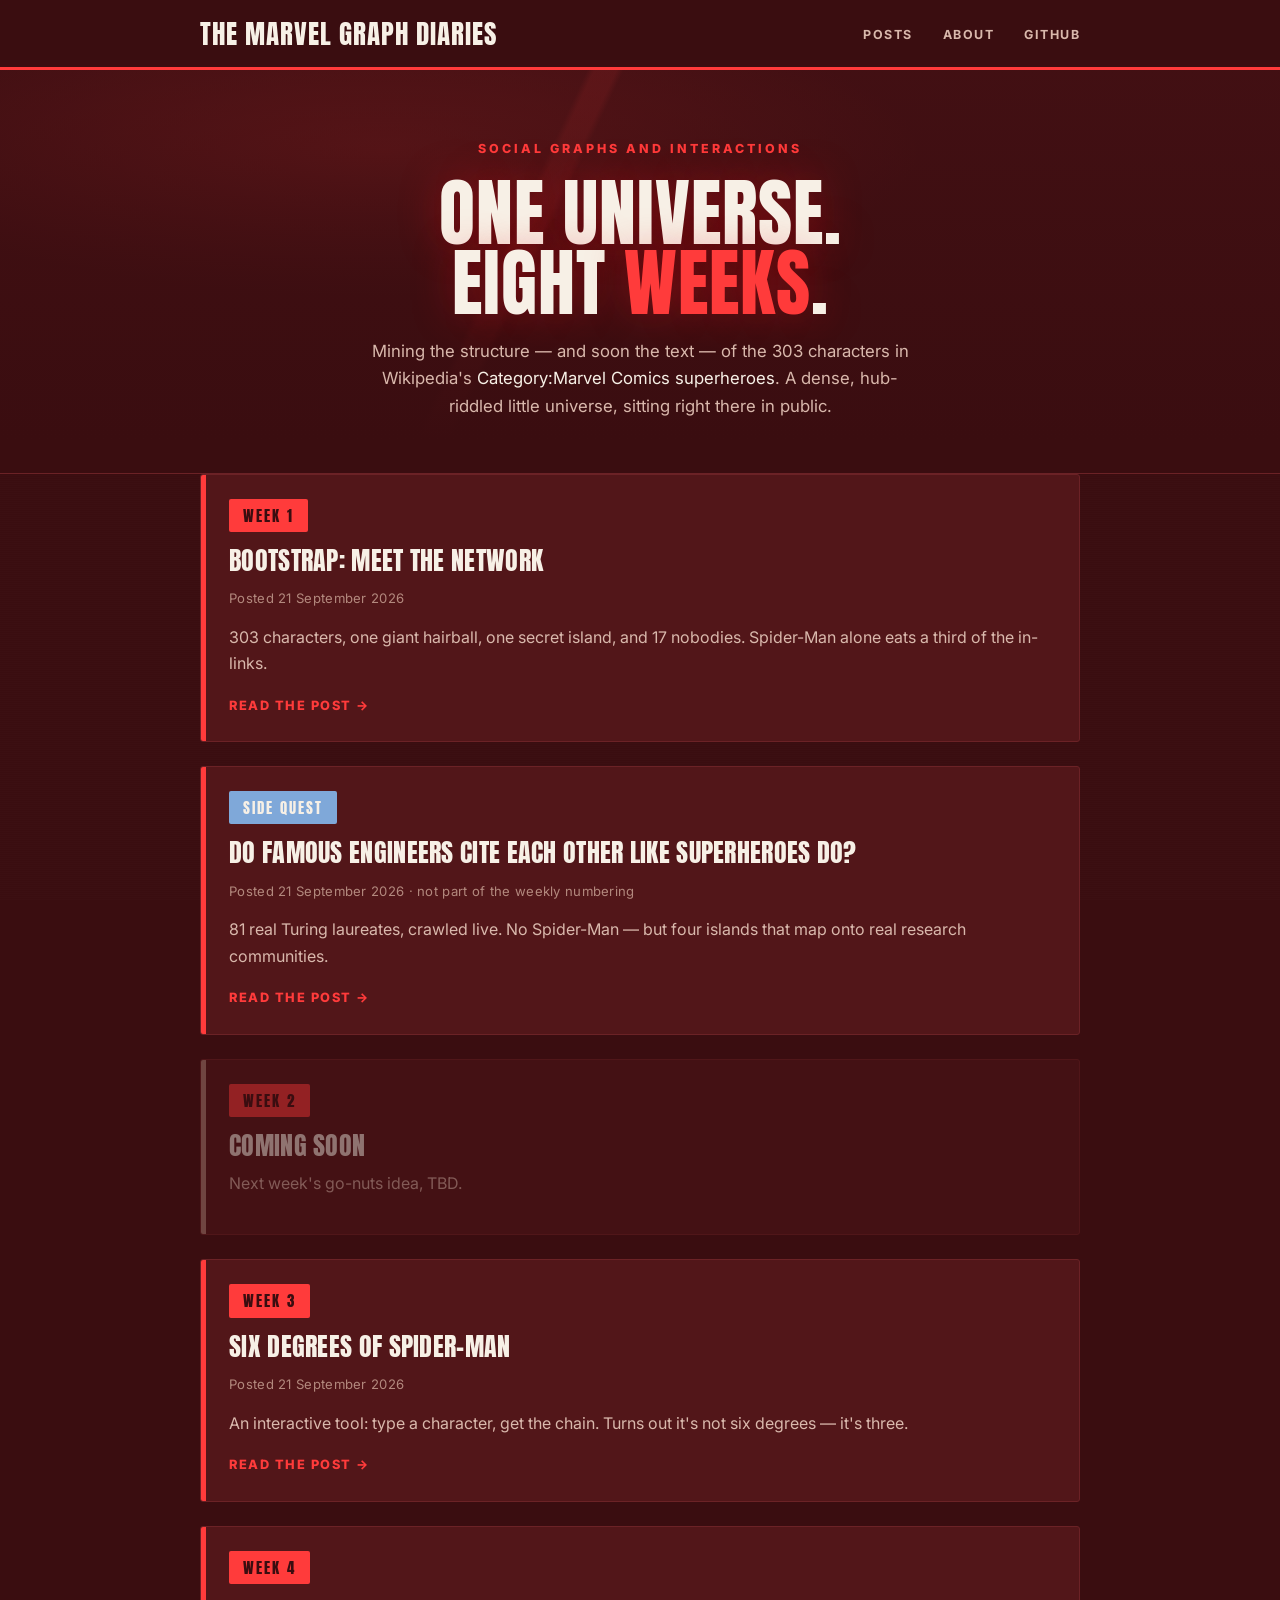
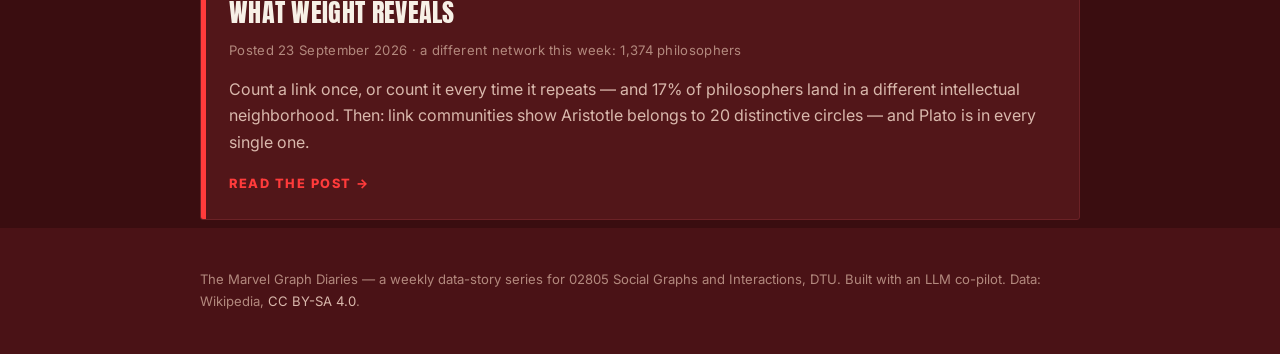
<file: docs/index.html>
<!DOCTYPE html>
<html lang="en">
<head>
<meta charset="UTF-8">
<meta name="viewport" content="width=device-width, initial-scale=1.0">
<title>The Marvel Graph Diaries</title>
<meta name="description" content="A weekly interactive data story mining the network of Wikipedia's Marvel Comics superheroes, for 02805 Social Graphs and Interactions.">
<link rel="icon" href="data:image/svg+xml,<svg xmlns=%22http://www.w3.org/2000/svg%22 viewBox=%220 0 100 100%22><text y=%22.9em%22 font-size=%2290%22>🕸️</text></svg>">
<link rel="stylesheet" href="assets/css/style.css">
</head>
<body>

<header class="masthead">
  <div class="wrap">
    <p class="site-title"><a href="index.html">The Marvel Graph Diaries</a></p>
    <nav class="site-nav">
      <a href="index.html">Posts</a>
      <a href="about.html">About</a>
      <a href="https://github.com/TSimona08/social-graph-interactions" target="_blank" rel="noopener">GitHub</a>
    </nav>
  </div>
</header>

<div class="hero">
  <div class="wrap">
    <span class="eyebrow">Social Graphs and Interactions</span>
    <h1 class="hero-title">One Universe.<br>Eight <span class="accent">Weeks</span>.</h1>
    <p class="tagline">Mining the structure — and soon the text — of the 303 characters in Wikipedia's <em>Category:Marvel Comics superheroes</em>. A dense, hub-riddled little universe, sitting right there in public.</p>
  </div>
</div>

<main class="wrap">

  <ul class="post-list">

    <li class="post-card">
      <div class="card-body">
        <span class="week-badge">WEEK 1</span>
        <h2><a href="posts/week1.html">Bootstrap: meet the network</a></h2>
        <p class="meta">Posted 21 September 2026</p>
        <p class="excerpt">303 characters, one giant hairball, one secret island, and 17 nobodies. Spider-Man alone eats a third of the in-links.</p>
        <a class="read-more" href="posts/week1.html">Read the post →</a>
      </div>
    </li>

    <li class="post-card">
      <div class="card-body">
        <span class="week-badge bonus">SIDE QUEST</span>
        <h2><a href="posts/bonus-turing.html">Do famous engineers cite each other like superheroes do?</a></h2>
        <p class="meta">Posted 21 September 2026 · not part of the weekly numbering</p>
        <p class="excerpt">81 real Turing laureates, crawled live. No Spider-Man — but four islands that map onto real research communities.</p>
        <a class="read-more" href="posts/bonus-turing.html">Read the post →</a>
      </div>
    </li>

    <li class="post-card coming-soon">
      <div class="card-body">
        <span class="week-badge">WEEK 2</span>
        <h2>Coming soon</h2>
        <p class="excerpt">Next week's go-nuts idea, TBD.</p>
      </div>
    </li>

    <li class="post-card">
      <div class="card-body">
        <span class="week-badge">WEEK 3</span>
        <h2><a href="posts/week3.html">Six degrees of Spider-Man</a></h2>
        <p class="meta">Posted 21 September 2026</p>
        <p class="excerpt">An interactive tool: type a character, get the chain. Turns out it's not six degrees — it's three.</p>
        <a class="read-more" href="posts/week3.html">Read the post →</a>
      </div>
    </li>

    <li class="post-card">
      <div class="card-body">
        <span class="week-badge">WEEK 4</span>
        <h2><a href="posts/week4.html">What weight reveals</a></h2>
        <p class="meta">Posted 23 September 2026 · a different network this week: 1,374 philosophers</p>
        <p class="excerpt">Count a link once, or count it every time it repeats — and 17% of philosophers land in a different intellectual neighborhood. Then: link communities show Aristotle belongs to 20 distinctive circles — and Plato is in every single one.</p>
        <a class="read-more" href="posts/week4.html">Read the post →</a>
      </div>
    </li>

  </ul>

</main>

<footer>
  <div class="wrap">
    <p>The Marvel Graph Diaries — a weekly data-story series for 02805 Social Graphs and Interactions, DTU.
    Built with an LLM co-pilot. Data: Wikipedia, <a href="https://creativecommons.org/licenses/by-sa/4.0/" target="_blank" rel="noopener">CC BY-SA 4.0</a>.</p>
  </div>
</footer>

</body>
</html>
</file>
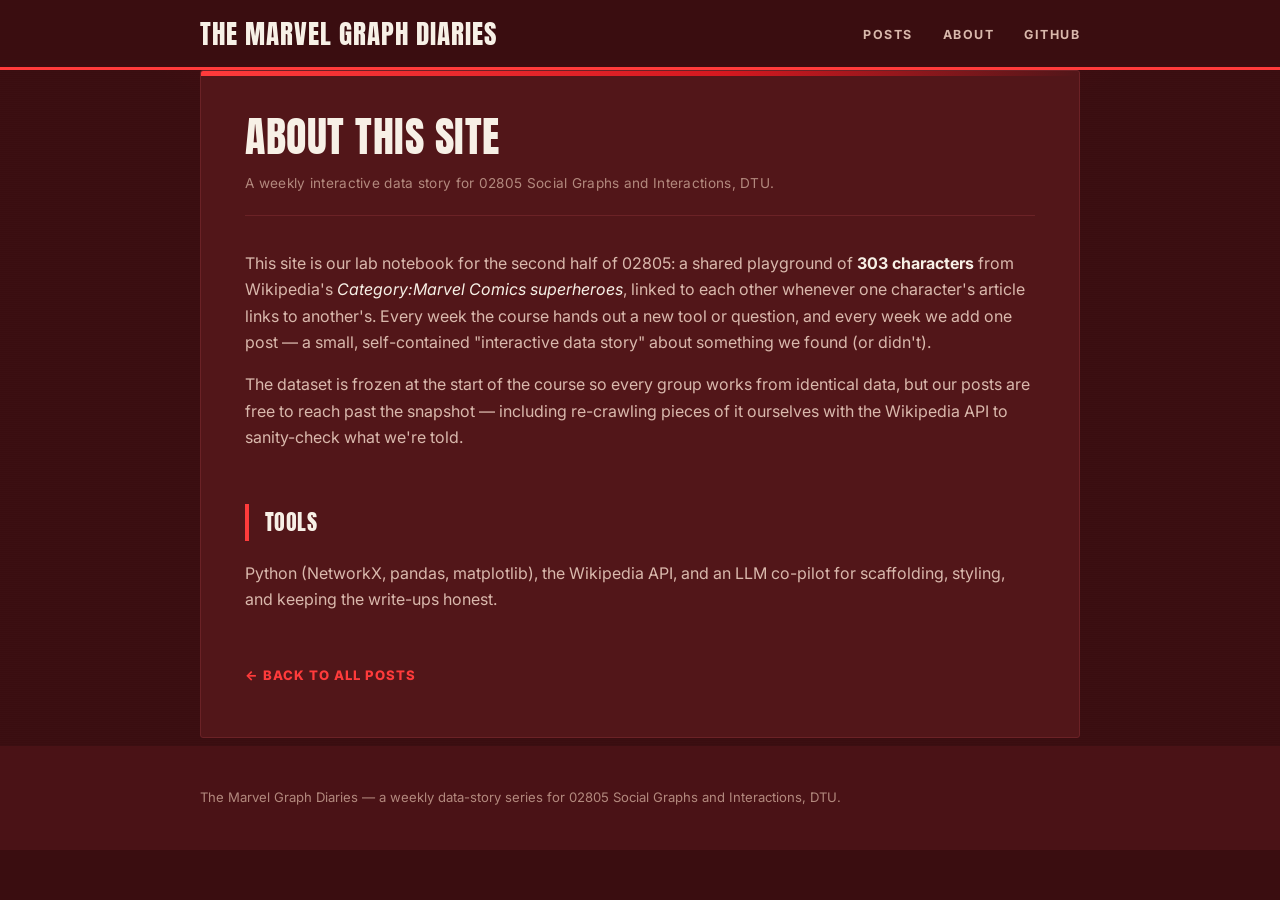
<file: docs/about.html>
<!DOCTYPE html>
<html lang="en">
<head>
<meta charset="UTF-8">
<meta name="viewport" content="width=device-width, initial-scale=1.0">
<title>About — The Marvel Graph Diaries</title>
<link rel="icon" href="data:image/svg+xml,<svg xmlns=%22http://www.w3.org/2000/svg%22 viewBox=%220 0 100 100%22><text y=%22.9em%22 font-size=%2290%22>🕸️</text></svg>">
<link rel="stylesheet" href="assets/css/style.css">
</head>
<body>

<header class="masthead">
  <div class="wrap">
    <p class="site-title"><a href="index.html">The Marvel Graph Diaries</a></p>
    <nav class="site-nav">
      <a href="index.html">Posts</a>
      <a href="about.html">About</a>
      <a href="https://github.com/TSimona08/social-graph-interactions" target="_blank" rel="noopener">GitHub</a>
    </nav>
  </div>
</header>

<main class="wrap">
  <article class="post">
    <h1>About this site</h1>
    <p class="post-meta">A weekly interactive data story for 02805 Social Graphs and Interactions, DTU.</p>

    <p>
      This site is our lab notebook for the second half of 02805: a shared playground of
      <strong>303 characters</strong> from Wikipedia's <em>Category:Marvel Comics superheroes</em>,
      linked to each other whenever one character's article links to another's. Every week the
      course hands out a new tool or question, and every week we add one post — a small,
      self-contained "interactive data story" about something we found (or didn't).
    </p>

    <p>
      The dataset is frozen at the start of the course so every group works from identical data,
      but our posts are free to reach past the snapshot — including re-crawling pieces of it
      ourselves with the Wikipedia API to sanity-check what we're told.
    </p>

    <h2>Tools</h2>
    <p>
      Python (NetworkX, pandas, matplotlib), the Wikipedia API, and an LLM co-pilot for
      scaffolding, styling, and keeping the write-ups honest.
    </p>

    <a class="back-link" href="index.html">← Back to all posts</a>
  </article>
</main>

<footer>
  <div class="wrap">
    <p>The Marvel Graph Diaries — a weekly data-story series for 02805 Social Graphs and Interactions, DTU.</p>
  </div>
</footer>

</body>
</html>
</file>
<file: docs/assets/css/style.css>
/* The Marvel Graph Diaries — movie-poster theme */

@import url('https://fonts.googleapis.com/css2?family=Anton&family=Inter:wght@400;500;600;700;800&family=JetBrains+Mono:wght@400;600&display=swap');

:root {
  --maroon: #3a0d10;
  --maroon-soft: #4a1216;
  --panel: #521619;
  --line: #6b2226;
  --red: #ff3b3b;
  --red-deep: #d4181f;
  --white: #f7f0e6;
  --dim: #d9b8ac;
  --faint: #b3897e;
  --gold: #e0b45c;
  --steel: #7fa8d9;
  --max-width: 920px;
  --max-width-wide: 1180px;
}

* { box-sizing: border-box; }

html { background: var(--maroon); }

body {
  margin: 0;
  background: var(--maroon);
  color: var(--white);
  font-family: 'Inter', -apple-system, BlinkMacSystemFont, sans-serif;
  line-height: 1.65;
}

body {
  background-image:
    radial-gradient(ellipse 80% 50% at 50% -10%, rgba(224,17,26,0.18), transparent 60%),
    repeating-linear-gradient(0deg, rgba(255,255,255,0.015) 0px, transparent 1px, transparent 2px);
  background-attachment: fixed;
}

a { color: var(--red); text-decoration: none; }
a:hover { text-decoration: underline; }

.wrap {
  max-width: var(--max-width);
  margin: 0 auto;
  padding: 0 20px;
}

.wrap.wide {
  max-width: var(--max-width-wide);
}

/* ---- Header / masthead ---- */
.masthead {
  background: var(--maroon);
  border-bottom: 3px solid var(--red);
  padding: 20px 0;
  position: relative;
}
.masthead::after {
  content: '';
  position: absolute;
  left: 0; right: 0; bottom: -3px;
  height: 3px;
  background: linear-gradient(90deg, var(--red) 0%, transparent 70%);
}

.masthead .wrap {
  display: flex;
  align-items: center;
  justify-content: space-between;
  flex-wrap: wrap;
  gap: 10px;
}

.site-title {
  font-family: 'Anton', 'Inter', sans-serif;
  font-weight: 400;
  text-transform: uppercase;
  letter-spacing: 1px;
  font-size: 1.7rem;
  color: var(--white);
  margin: 0;
  line-height: 1;
}
.site-title a { color: inherit; text-decoration: none; }

.site-tagline { display: none; }

nav.site-nav a {
  color: var(--dim);
  margin-left: 26px;
  font-weight: 700;
  font-size: 0.78rem;
  text-transform: uppercase;
  letter-spacing: 1.5px;
}
nav.site-nav a:hover { color: var(--red); text-decoration: none; }

/* ---- Hero / poster band ---- */
.hero {
  background:
    linear-gradient(180deg, rgba(58,13,16,0.5) 0%, var(--maroon) 92%),
    linear-gradient(115deg, transparent 40%, rgba(255,59,59,0.22) 40.5%, rgba(255,59,59,0.22) 42%, transparent 42.5%),
    radial-gradient(ellipse 70% 60% at 30% 20%, rgba(255,59,59,0.28), transparent 60%),
    var(--maroon-soft);
  padding: 64px 0 52px;
  border-bottom: 1px solid var(--line);
  text-align: center;
}
.hero .eyebrow {
  display: inline-block;
  color: var(--red);
  font-weight: 800;
  font-size: 0.78rem;
  letter-spacing: 3px;
  text-transform: uppercase;
  margin-bottom: 18px;
}
.hero h1.hero-title {
  font-family: 'Anton', sans-serif;
  font-weight: 400;
  text-transform: uppercase;
  font-size: clamp(2.6rem, 7vw, 4.6rem);
  line-height: 0.95;
  letter-spacing: 1px;
  margin: 0 0 20px;
  color: var(--white);
  text-shadow: 0 0 40px rgba(224,17,26,0.4);
}
.hero h1.hero-title .accent { color: var(--red); }
.hero .wrap p.tagline {
  margin: 0 auto;
  max-width: 560px;
  color: var(--dim);
  font-size: 1.05rem;
}
.hero .wrap p.tagline em { color: var(--white); font-style: normal; }

/* ---- Main content ---- */
main {
  padding: 52px 0 64px;
}

/* ---- Post cards on the index ---- */
.post-list {
  list-style: none;
  margin: 0;
  padding: 0;
  display: grid;
  gap: 24px;
}

.post-card {
  position: relative;
  background: var(--panel);
  border: 1px solid var(--line);
  border-radius: 3px;
  overflow: hidden;
  transition: transform 0.18s ease, border-color 0.18s ease;
}
.post-card::before {
  content: '';
  position: absolute;
  top: 0; left: 0; bottom: 0;
  width: 5px;
  background: var(--red);
  z-index: 1;
}
.post-card:hover {
  transform: translateY(-3px);
  border-color: var(--red-deep);
}
.post-card .card-body {
  padding: 24px 28px;
}

.post-card .week-badge {
  display: inline-block;
  background: var(--red);
  color: var(--maroon);
  font-family: 'Anton', sans-serif;
  font-weight: 400;
  font-size: 0.95rem;
  letter-spacing: 2px;
  text-transform: uppercase;
  padding: 4px 14px;
  border-radius: 2px;
  margin-bottom: 14px;
}

.post-card .week-badge.bonus {
  background: var(--steel);
  color: var(--white);
}

.post-card h2 {
  margin: 0 0 10px;
  font-size: 1.6rem;
  font-family: 'Anton', sans-serif;
  font-weight: 400;
  letter-spacing: 0.3px;
  text-transform: uppercase;
  line-height: 1.15;
}
.post-card h2 a { color: var(--white); }
.post-card h2 a:hover { color: var(--red); text-decoration: none; }

.post-card .meta {
  color: var(--faint);
  font-size: 0.82rem;
  margin-bottom: 14px;
  letter-spacing: 0.3px;
}

.post-card p.excerpt {
  margin: 0 0 14px;
  color: var(--dim);
}

.post-card .read-more {
  font-weight: 800;
  text-transform: uppercase;
  font-size: 0.8rem;
  letter-spacing: 1.5px;
  color: var(--red);
}

.coming-soon {
  opacity: 0.45;
}
.coming-soon::before { background: var(--faint); }

/* ---- Post page ---- */
article.post {
  position: relative;
  background: var(--panel);
  border: 1px solid var(--line);
  border-radius: 3px;
  padding: 44px 44px 50px;
  overflow: hidden;
}
article.post::before {
  content: '';
  position: absolute;
  top: 0; left: 0; right: 0;
  height: 5px;
  background: linear-gradient(90deg, var(--red) 0%, var(--red-deep) 60%, transparent 100%);
}

article.post h1 {
  font-family: 'Anton', sans-serif;
  font-weight: 400;
  text-transform: uppercase;
  letter-spacing: 0.5px;
  font-size: clamp(1.8rem, 4vw, 2.6rem);
  line-height: 1.05;
  margin-top: 0;
  margin-bottom: 12px;
  color: var(--white);
}

article.post .post-meta {
  color: var(--faint);
  font-size: 0.85rem;
  margin-bottom: 34px;
  padding-bottom: 20px;
  border-bottom: 1px solid var(--line);
  letter-spacing: 0.3px;
}

article.post h2 {
  font-family: 'Anton', sans-serif;
  font-weight: 400;
  text-transform: uppercase;
  font-size: 1.4rem;
  letter-spacing: 0.4px;
  margin-top: 2.4em;
  color: var(--white);
  padding-left: 16px;
  border-left: 4px solid var(--red);
}

article.post h3 {
  font-size: 1.05rem;
  color: var(--steel);
  font-weight: 700;
}

article.post p, article.post li { color: var(--dim); }
article.post strong { color: var(--white); }
article.post em { color: var(--white); font-style: italic; }

article.post figure {
  margin: 28px 0;
  text-align: center;
}
article.post figure img {
  max-width: 100%;
  border: 1px solid var(--line);
  border-radius: 3px;
  background: #fff;
}
article.post figcaption {
  font-size: 0.82rem;
  color: var(--faint);
  margin-top: 10px;
  font-style: italic;
}

article.post table {
  width: 100%;
  border-collapse: collapse;
  margin: 24px 0;
  font-size: 0.9rem;
}
article.post th, article.post td {
  border: 1px solid var(--line);
  padding: 10px 12px;
  text-align: left;
  color: var(--dim);
}
article.post th {
  background: var(--maroon);
  color: var(--white);
  font-weight: 800;
  letter-spacing: 0.5px;
  text-transform: uppercase;
  font-size: 0.78rem;
}
article.post tr:nth-child(even) { background: rgba(255,255,255,0.02); }

article.post code, article.post pre {
  font-family: 'JetBrains Mono', monospace;
  font-size: 0.83rem;
}
article.post pre {
  background: var(--maroon);
  color: #ecd9cf;
  padding: 18px 20px;
  border-radius: 4px;
  border: 1px solid var(--line);
  overflow-x: auto;
}
article.post code {
  background: var(--maroon);
  border: 1px solid var(--line);
  color: var(--red);
  padding: 1px 6px;
  border-radius: 3px;
}
article.post pre code {
  background: none;
  border: none;
  color: inherit;
  padding: 0;
}

.callout {
  background: rgba(201,162,75,0.08);
  border-left: 4px solid var(--gold);
  padding: 16px 20px;
  margin: 24px 0;
  border-radius: 2px;
  font-size: 0.95rem;
  color: var(--dim);
}

.callout.surprise {
  background: rgba(224,17,26,0.1);
  border-left-color: var(--red);
}

.stat-row {
  display: flex;
  flex-wrap: wrap;
  gap: 14px;
  margin: 24px 0;
}
.stat-box {
  flex: 1 1 140px;
  background: var(--maroon);
  border: 1px solid var(--line);
  border-top: 2px solid var(--red);
  border-radius: 2px;
  padding: 18px 16px;
  text-align: center;
}
.stat-box .num {
  font-family: 'Anton', sans-serif;
  font-weight: 400;
  font-size: 2.1rem;
  color: var(--red);
  display: block;
  line-height: 1.1;
}
.stat-box .label {
  font-size: 0.72rem;
  text-transform: uppercase;
  letter-spacing: 1px;
  color: var(--faint);
}

.back-link {
  display: inline-block;
  margin-top: 36px;
  font-weight: 800;
  color: var(--red);
  text-transform: uppercase;
  font-size: 0.82rem;
  letter-spacing: 1px;
}

/* ---- Footer ---- */
footer {
  background: var(--maroon-soft);
  color: var(--faint);
  padding: 28px 0;
  font-size: 0.82rem;
  border-top: none;
  margin-top: 8px;
}
footer a { color: var(--dim); }

@media (max-width: 600px) {
  article.post { padding: 30px 22px; }
  .hero { padding: 48px 0 40px; }
}

/* ================================================================
   Comic-panel system — visual-first post layout
   ================================================================ */

.comic-page {
  display: grid;
  gap: 14px;
  margin: 0 0 40px;
}

.comic-masthead {
  text-align: center;
  padding: 6px 0 2px;
}
.comic-masthead .issue-no {
  display: inline-block;
  background: var(--red);
  color: var(--maroon);
  font-family: 'Anton', sans-serif;
  font-size: 0.85rem;
  letter-spacing: 2px;
  padding: 4px 14px;
  border-radius: 2px;
  margin-bottom: 14px;
}
.comic-masthead h1 {
  font-family: 'Anton', sans-serif;
  font-weight: 400;
  text-transform: uppercase;
  font-size: clamp(2.2rem, 6vw, 3.4rem);
  line-height: 0.98;
  margin: 0 0 10px;
  color: var(--white);
  text-shadow: 0 0 30px rgba(255,59,59,0.35);
}
.comic-masthead .hook {
  color: var(--dim);
  font-size: 1.05rem;
  max-width: 640px;
  margin: 0 auto;
}
.comic-masthead .hook strong { color: var(--white); }

/* generic panel */
.panel {
  position: relative;
  background: var(--panel);
  border: 2px solid var(--line);
  border-radius: 4px;
  overflow: hidden;
  display: flex;
  flex-direction: column;
}
.panel-media {
  position: relative;
  background: #fff;
  display: flex;
  align-items: center;
  justify-content: center;
  overflow: hidden;
  flex: 1;
}
.panel-media img {
  width: 100%;
  height: 100%;
  object-fit: contain;
  display: block;
}

/* interactive chart containers — Plotly needs an explicit, sized box */
.panel-media.chart {
  background: var(--maroon-soft);
  min-height: 380px;
  align-items: stretch;
}
.panel-media.chart.tall { min-height: 520px; }
.panel-media.chart .js-plotly-plot,
.panel-media.chart .plot-container {
  width: 100%;
}
.chart-loading {
  position: absolute;
  inset: 0;
  display: flex;
  align-items: center;
  justify-content: center;
  color: var(--faint);
  font-size: 0.85rem;
  letter-spacing: 0.5px;
  text-transform: uppercase;
}

/* legend chips under an interactive network chart */
.chart-legend {
  display: flex;
  flex-wrap: wrap;
  gap: 14px;
  padding: 10px 18px 0;
  font-size: 0.8rem;
  color: var(--dim);
}
.chart-legend .swatch {
  display: inline-block;
  width: 10px;
  height: 10px;
  border-radius: 2px;
  margin-right: 6px;
  vertical-align: middle;
}
.chart-hint {
  font-size: 0.78rem;
  color: var(--faint);
  padding: 4px 18px 12px;
}
.panel-caption {
  background: var(--maroon);
  border-top: 2px solid var(--line);
  padding: 14px 18px;
  font-size: 0.92rem;
  color: var(--dim);
  line-height: 1.5;
}
.panel-caption strong { color: var(--white); }
.panel-caption .cap-label {
  display: block;
  font-family: 'Anton', sans-serif;
  color: var(--red);
  font-size: 0.78rem;
  letter-spacing: 1.5px;
  text-transform: uppercase;
  margin-bottom: 5px;
}

/* splash panel = full width, hero-scale */
.panel.splash { grid-column: 1 / -1; }
.panel.splash .panel-media { min-height: 260px; }

/* stat panel = big number, no image */
.panel.stat {
  align-items: center;
  justify-content: center;
  text-align: center;
  padding: 26px 18px;
  background: linear-gradient(160deg, var(--panel) 0%, var(--maroon-soft) 100%);
}
.panel.stat .num {
  font-family: 'Anton', sans-serif;
  font-size: clamp(2.4rem, 6vw, 3.4rem);
  color: var(--red);
  line-height: 1;
  text-shadow: 0 0 24px rgba(255,59,59,0.3);
}
.panel.stat .label {
  margin-top: 8px;
  font-size: 0.78rem;
  text-transform: uppercase;
  letter-spacing: 1.2px;
  color: var(--faint);
}
.panel.stat .sub {
  margin-top: 10px;
  font-size: 0.85rem;
  color: var(--dim);
}

/* grid layouts for panel rows */
.panel-grid {
  display: grid;
  grid-template-columns: repeat(3, 1fr);
  gap: 14px;
}
.panel-grid.cols-2 { grid-template-columns: repeat(2, 1fr); }
.panel-grid.cols-4 { grid-template-columns: repeat(4, 1fr); }

@media (max-width: 760px) {
  .panel-grid, .panel-grid.cols-2, .panel-grid.cols-4 {
    grid-template-columns: 1fr;
  }
}

/* chain chip — visual replacement for table rows */
.chain-chip {
  display: flex;
  align-items: center;
  flex-wrap: wrap;
  gap: 6px;
  background: var(--maroon);
  border: 1px solid var(--line);
  border-radius: 4px;
  padding: 10px 12px;
  font-size: 0.85rem;
}
.chain-chip .node {
  background: var(--panel);
  border-left: 3px solid var(--red);
  padding: 4px 10px;
  border-radius: 3px;
  font-weight: 600;
  color: var(--white);
}
.chain-chip .node.origin { border-left-color: var(--gold); }
.chain-chip .arrow { color: var(--faint); }
.chip-grid {
  display: grid;
  grid-template-columns: repeat(2, 1fr);
  gap: 10px;
  margin: 20px 0;
}
@media (max-width: 700px) {
  .chip-grid { grid-template-columns: 1fr; }
}

/* interactive tool as a "gadget" splash panel */
.gadget {
  background:
    radial-gradient(ellipse 120% 100% at 50% 0%, rgba(255,59,59,0.16), transparent 60%),
    var(--panel);
  border: 2px solid var(--red);
  border-radius: 4px;
  padding: 26px 26px 22px;
}
.gadget .gadget-label {
  display: inline-block;
  font-family: 'Anton', sans-serif;
  color: var(--red);
  letter-spacing: 2px;
  font-size: 0.85rem;
  text-transform: uppercase;
  margin-bottom: 14px;
}
.gadget label {
  display: block;
  font-size: 0.78rem;
  text-transform: uppercase;
  letter-spacing: 1px;
  color: var(--faint);
  margin-bottom: 8px;
}
.gadget-row {
  display: flex;
  gap: 10px;
  flex-wrap: wrap;
}
.gadget input[type="text"] {
  flex: 1 1 240px;
  background: var(--maroon);
  border: 1px solid var(--line);
  color: var(--white);
  padding: 12px 16px;
  border-radius: 3px;
  font-size: 1rem;
  font-family: inherit;
}
.gadget input[type="text"]:focus { outline: none; border-color: var(--red); }
.gadget button {
  background: var(--red);
  color: var(--maroon);
  border: none;
  font-weight: 800;
  text-transform: uppercase;
  letter-spacing: 1px;
  font-size: 0.85rem;
  padding: 12px 22px;
  border-radius: 3px;
  cursor: pointer;
}
.gadget button:hover { background: var(--red-deep); color: var(--white); }
.gadget-hint { font-size: 0.78rem; color: var(--faint); margin-top: 10px; }
.gadget-hint a { color: var(--dim); text-decoration: underline; }
.gadget-result { margin-top: 20px; min-height: 1.5em; }
.gadget-chain {
  display: flex;
  flex-wrap: wrap;
  align-items: center;
  gap: 8px;
  margin-top: 10px;
}
.gadget-node {
  background: var(--maroon);
  border: 1px solid var(--line);
  border-left: 3px solid var(--red);
  padding: 7px 13px;
  border-radius: 3px;
  font-weight: 700;
  color: var(--white);
  font-size: 0.95rem;
}
.gadget-node.origin { border-left-color: var(--gold); }
.gadget-arrow { color: var(--faint); font-weight: 700; }
.gadget-distance {
  font-family: 'Anton', sans-serif;
  color: var(--red);
  font-size: 1.5rem;
  margin-right: 10px;
}
.gadget-error { color: var(--faint); font-style: italic; }
.gadget-status { font-size: 0.82rem; color: var(--faint); margin-top: 12px; }

.back-panel {
  grid-column: 1 / -1;
  text-align: center;
  padding: 8px 0 0;
}
</file>
